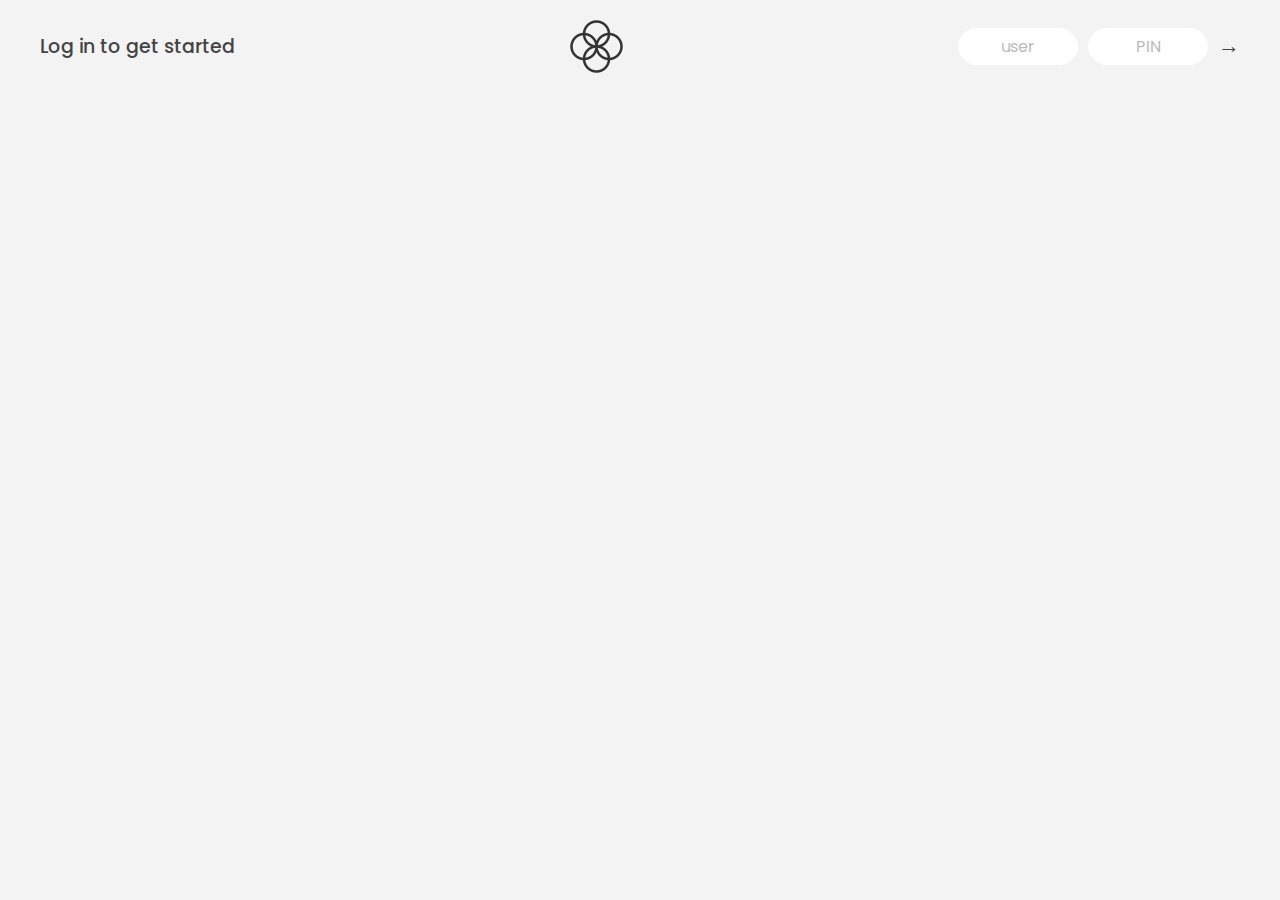
<file: javascript-project-bankist/index.html>
<!DOCTYPE html>
<html lang="en">
  <head>
    <meta charset="UTF-8" />
    <meta name="viewport" content="width=device-width, initial-scale=1.0" />
    <meta http-equiv="X-UA-Compatible" content="ie=edge" />
    <link rel="shortcut icon" type="image/png" href="/icon.png" />

    <link
      href="https://fonts.googleapis.com/css?family=Poppins:400,500,600&display=swap"
      rel="stylesheet"
    />

    <link rel="stylesheet" href="style.css" />
    <title>Bankist</title>
  </head>
  <body>
    <!-- TOP NAVIGATION -->
    <nav>
      <p class="welcome">Log in to get started</p>
      <img src="logo.png" alt="Logo" class="logo" />
      <form class="login">
        <input
          type="text"
          placeholder="user"
          class="login__input login__input--user"
        />
        <!-- In practice, use type="password" -->
        <input
          type="text"
          placeholder="PIN"
          maxlength="4"
          class="login__input login__input--pin"
        />
        <button class="login__btn">&rarr;</button>
      </form>
    </nav>

    <main class="app">
      <!-- BALANCE -->
      <div class="balance">
        <div>
          <p class="balance__label">Current balance</p>
          <p class="balance__date">
            As of <span class="date">05/03/2037</span>
          </p>
        </div>
        <p class="balance__value">0000€</p>
      </div>

      <!-- MOVEMENTS -->
      <div class="movements">
        <div class="movements__row">
          <div class="movements__type movements__type--deposit">2 deposit</div>
          <div class="movements__date">3 days ago</div>
          <div class="movements__value">4 000€</div>
        </div>
        <div class="movements__row">
          <div class="movements__type movements__type--withdrawal">
            1 withdrawal
          </div>
          <div class="movements__date">24/01/2037</div>
          <div class="movements__value">-378€</div>
        </div>
      </div>

      <!-- SUMMARY -->
      <div class="summary">
        <p class="summary__label">In</p>
        <p class="summary__value summary__value--in">0000€</p>
        <p class="summary__label">Out</p>
        <p class="summary__value summary__value--out">0000€</p>
        <p class="summary__label">Interest</p>
        <p class="summary__value summary__value--interest">0000€</p>
        <button class="btn--sort">&downarrow; SORT</button>
      </div>

      <!-- OPERATION: TRANSFERS -->
      <div class="operation operation--transfer">
        <h2>Transfer money</h2>
        <form class="form form--transfer">
          <input type="text" class="form__input form__input--to" />
          <input type="number" class="form__input form__input--amount" />
          <button class="form__btn form__btn--transfer">&rarr;</button>
          <label class="form__label">Transfer to</label>
          <label class="form__label">Amount</label>
        </form>
      </div>

      <!-- OPERATION: LOAN -->
      <div class="operation operation--loan">
        <h2>Request loan</h2>
        <form class="form form--loan">
          <input type="number" class="form__input form__input--loan-amount" />
          <button class="form__btn form__btn--loan">&rarr;</button>
          <label class="form__label form__label--loan">Amount</label>
        </form>
      </div>

      <!-- OPERATION: CLOSE -->
      <div class="operation operation--close">
        <h2>Close account</h2>
        <form class="form form--close">
          <input type="text" class="form__input form__input--user" />
          <input
            type="password"
            maxlength="6"
            class="form__input form__input--pin"
          />
          <button class="form__btn form__btn--close">&rarr;</button>
          <label class="form__label">Confirm user</label>
          <label class="form__label">Confirm PIN</label>
        </form>
      </div>

      <!-- LOGOUT TIMER -->
      <p class="logout-timer">
        You will be logged out in <span class="timer">05:00</span>
      </p>
    </main>

    <!-- <footer>
      &copy; by Jonas Schmedtmann. Don't claim as your own :)
    </footer> -->

    <script src="bankit_app.js"></script>
  </body>
</html>
</file>
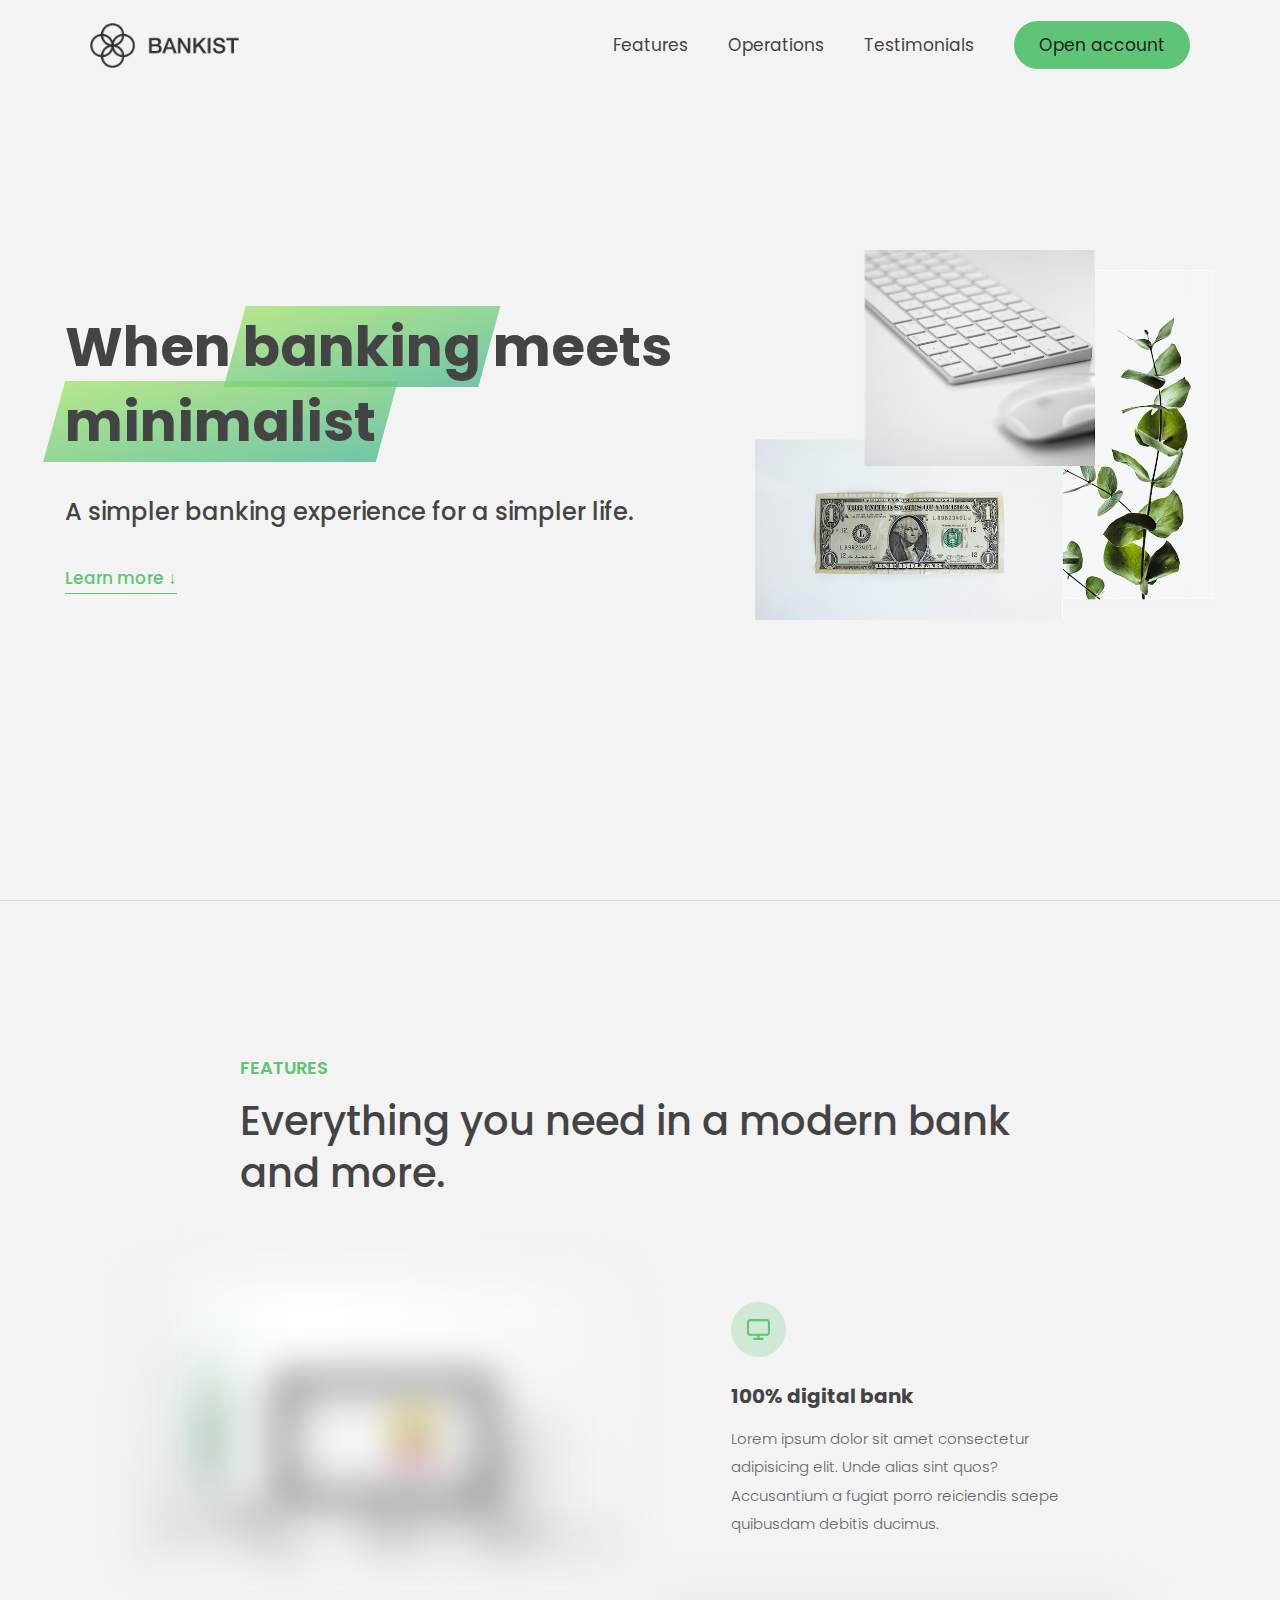
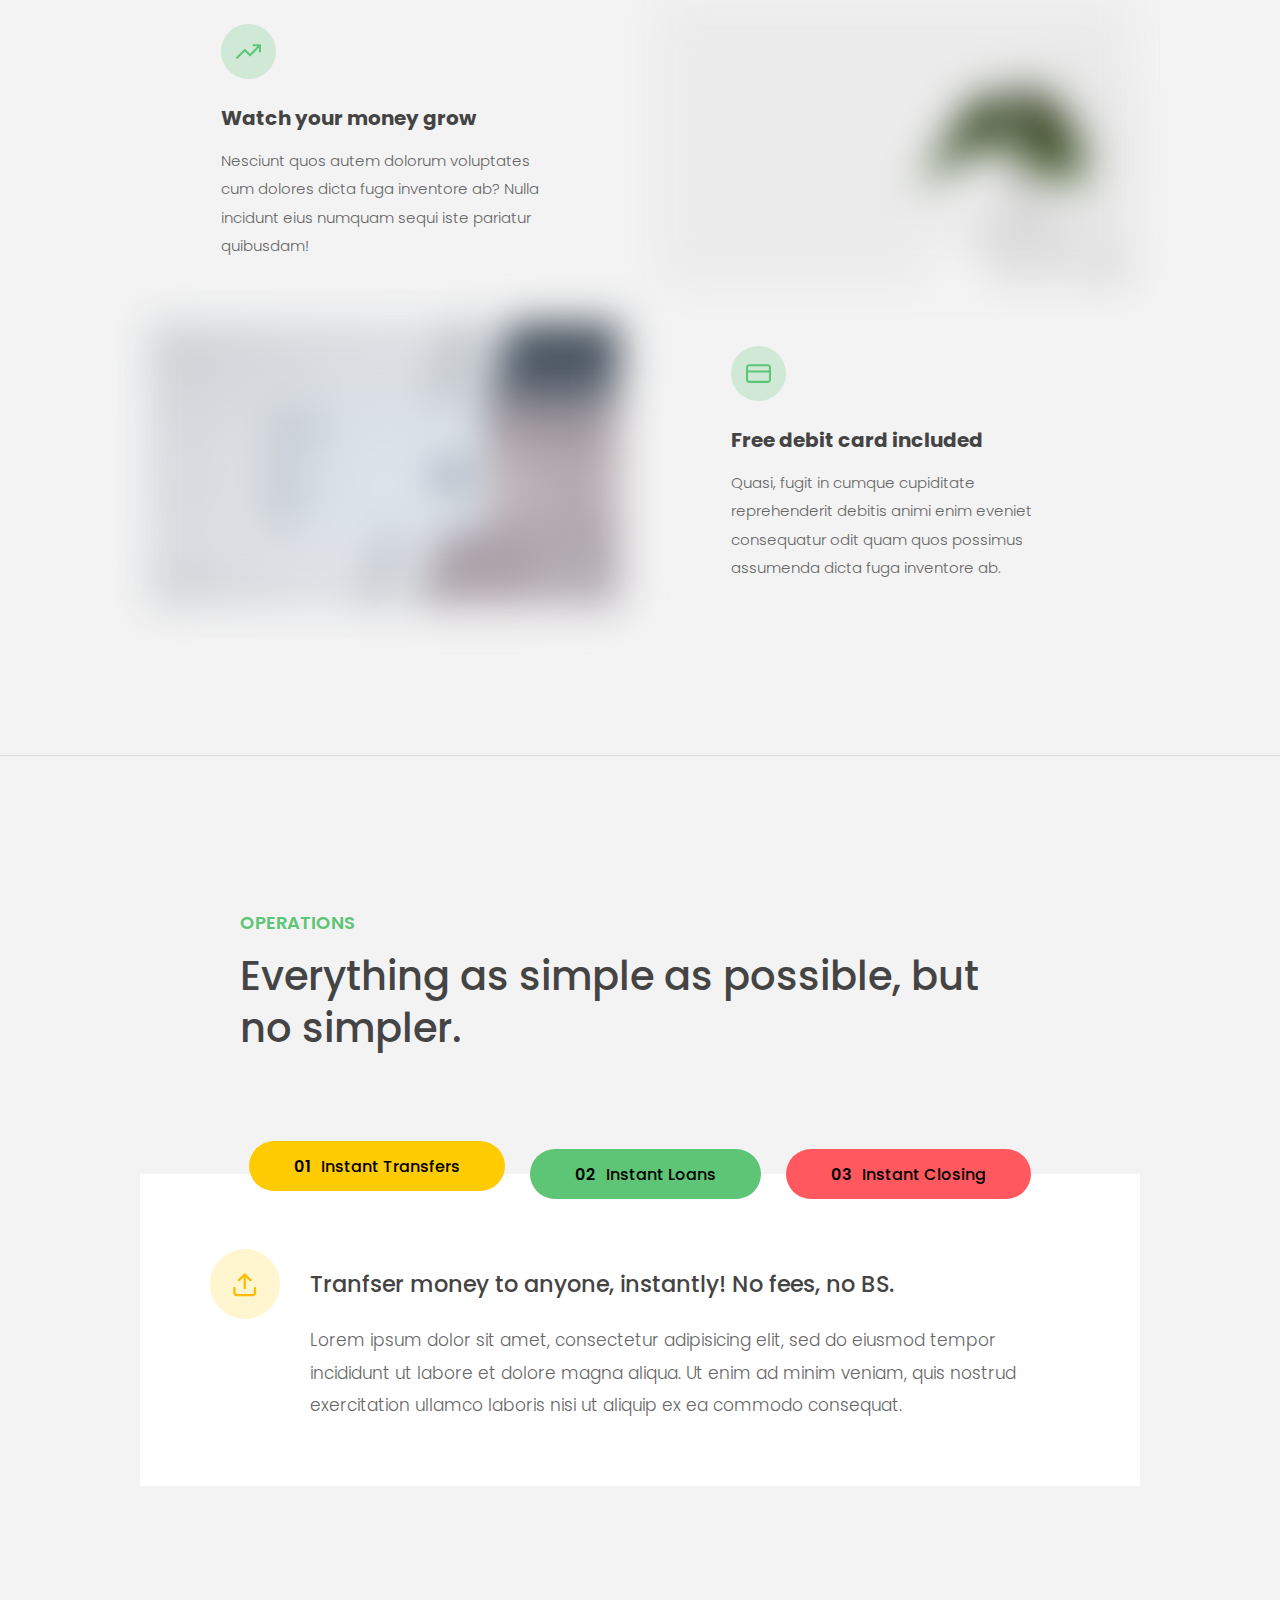
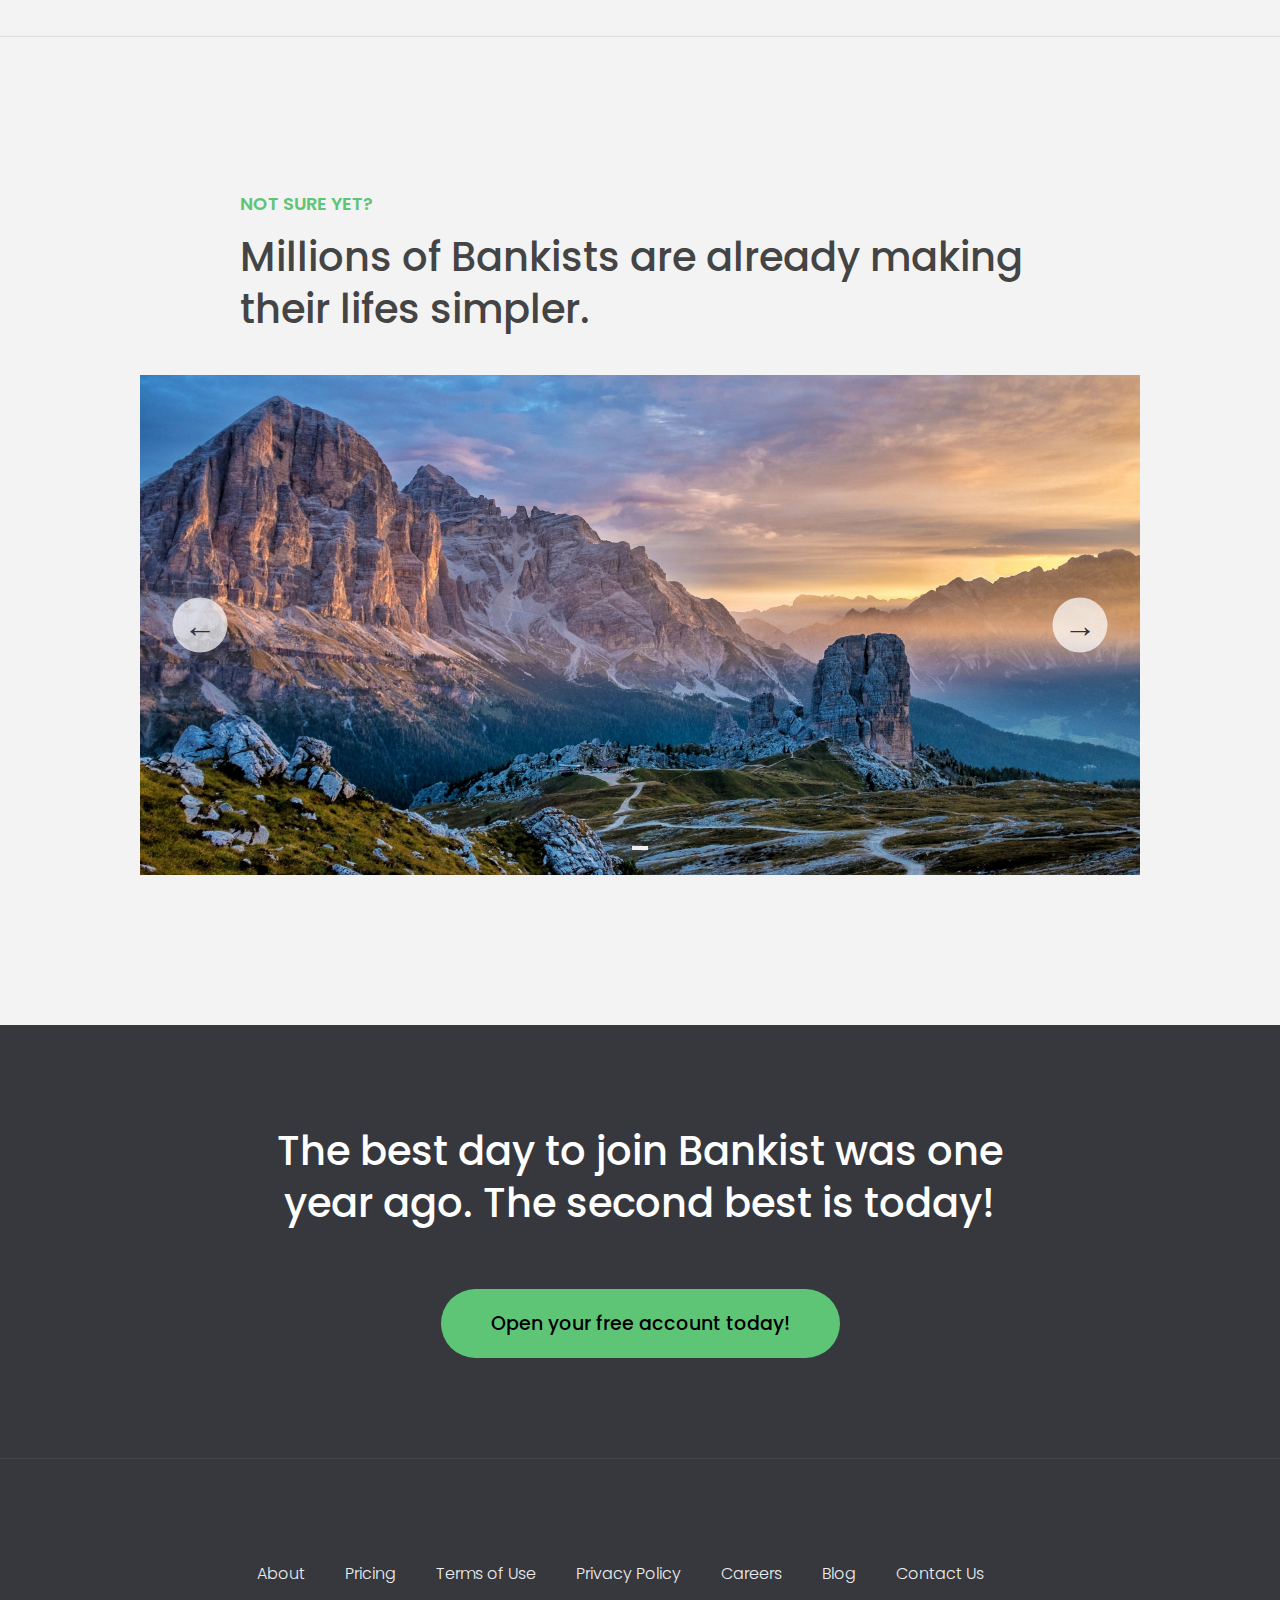
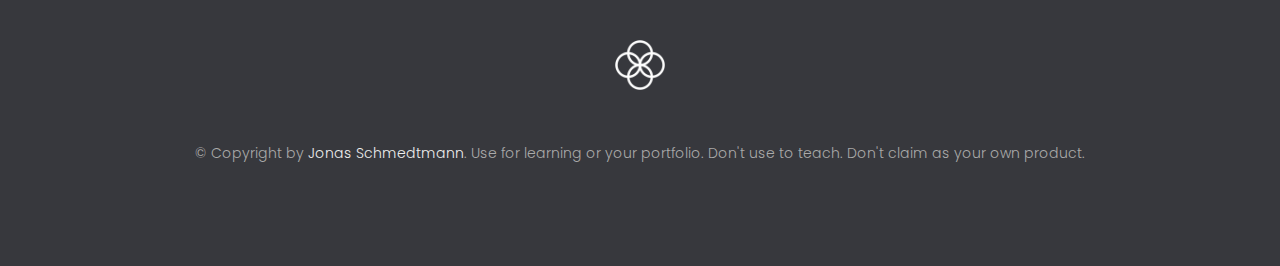
<file: javascript-project-BankistApp-UI-advanced-DOM/index.html>
<!DOCTYPE html>
<html lang="en">
  <head>
    <meta charset="UTF-8" />
    <meta name="viewport" content="width=device-width, initial-scale=1.0" />
    <meta http-equiv="X-UA-Compatible" content="ie=edge" />
    <link rel="shortcut icon" type="image/png" href="img/icon.png" />

    <link
      href="https://fonts.googleapis.com/css?family=Poppins:300,400,500,600&display=swap"
      rel="stylesheet"
    />
    <link rel="stylesheet" href="style.css" />
    <title>Bankist | When Banking meets Minimalist</title>

    <script defer src="script.js"></script>
  </head>
  <body>
    <header class="header">
      <nav class="nav">
        <img
          src="img/logo.png"
          alt="Bankist logo"
          class="nav__logo"
          id="logo"
        />
        <ul class="nav__links">
          <li class="nav__item">
            <a class="nav__link" href="#section--1">Features</a>
          </li>
          <li class="nav__item">
            <a class="nav__link" href="#section--2">Operations</a>
          </li>
          <li class="nav__item">
            <a class="nav__link" href="#section--3">Testimonials</a>
          </li>
          <li class="nav__item">
            <a class="nav__link nav__link--btn btn--show-modal" href="#"
              >Open account</a
            >
          </li>
        </ul>
      </nav>

      <div class="header__title">
        <h1>
          When
          <!-- Green highlight effect -->
          <span class="highlight">banking</span>
          meets<br />
          <span class="highlight">minimalist</span>
        </h1>
        <h4>A simpler banking experience for a simpler life.</h4>
        <button class="btn--text btn--scroll-to">Learn more &DownArrow;</button>
        <img
          src="img/hero.png"
          class="header__img"
          alt="Minimalist bank items"
        />
      </div>
    </header>

    <section class="section" id="section--1">
      <div class="section__title">
        <h2 class="section__description">Features</h2>
        <h3 class="section__header">
          Everything you need in a modern bank and more.
        </h3>
      </div>

      <div class="features">
        <img
          src="img/digital-lazy.jpg"
          data-src="img/digital.jpg"
          alt="Computer"
          class="features__img lazy-img"
        />
        <div class="features__feature">
          <div class="features__icon">
            <svg>
              <use xlink:href="img/icons.svg#icon-monitor"></use>
            </svg>
          </div>
          <h5 class="features__header">100% digital bank</h5>
          <p>
            Lorem ipsum dolor sit amet consectetur adipisicing elit. Unde alias
            sint quos? Accusantium a fugiat porro reiciendis saepe quibusdam
            debitis ducimus.
          </p>
        </div>

        <div class="features__feature">
          <div class="features__icon">
            <svg>
              <use xlink:href="img/icons.svg#icon-trending-up"></use>
            </svg>
          </div>
          <h5 class="features__header">Watch your money grow</h5>
          <p>
            Nesciunt quos autem dolorum voluptates cum dolores dicta fuga
            inventore ab? Nulla incidunt eius numquam sequi iste pariatur
            quibusdam!
          </p>
        </div>
        <img
          src="img/grow-lazy.jpg"
          data-src="img/grow.jpg"
          alt="Plant"
          class="features__img lazy-img"
        />

        <img
          src="img/card-lazy.jpg"
          data-src="img/card.jpg"
          alt="Credit card"
          class="features__img lazy-img"
        />
        <div class="features__feature">
          <div class="features__icon">
            <svg>
              <use xlink:href="img/icons.svg#icon-credit-card"></use>
            </svg>
          </div>
          <h5 class="features__header">Free debit card included</h5>
          <p>
            Quasi, fugit in cumque cupiditate reprehenderit debitis animi enim
            eveniet consequatur odit quam quos possimus assumenda dicta fuga
            inventore ab.
          </p>
        </div>
      </div>
    </section>

    <section class="section" id="section--2">
      <div class="section__title">
        <h2 class="section__description">Operations</h2>
        <h3 class="section__header">
          Everything as simple as possible, but no simpler.
        </h3>
      </div>

      <div class="operations">
        <div class="operations__tab-container">
          <button
            class="btn operations__tab operations__tab--1 operations__tab--active"
            data-tab="1"
          >
            <span>01</span>Instant Transfers
          </button>
          <button class="btn operations__tab operations__tab--2" data-tab="2">
            <span>02</span>Instant Loans
          </button>
          <button class="btn operations__tab operations__tab--3" data-tab="3">
            <span>03</span>Instant Closing
          </button>
        </div>
        <div
          class="operations__content operations__content--1 operations__content--active"
        >
          <div class="operations__icon operations__icon--1">
            <svg>
              <use xlink:href="img/icons.svg#icon-upload"></use>
            </svg>
          </div>
          <h5 class="operations__header">
            Tranfser money to anyone, instantly! No fees, no BS.
          </h5>
          <p>
            Lorem ipsum dolor sit amet, consectetur adipisicing elit, sed do
            eiusmod tempor incididunt ut labore et dolore magna aliqua. Ut enim
            ad minim veniam, quis nostrud exercitation ullamco laboris nisi ut
            aliquip ex ea commodo consequat.
          </p>
        </div>

        <div class="operations__content operations__content--2">
          <div class="operations__icon operations__icon--2">
            <svg>
              <use xlink:href="img/icons.svg#icon-home"></use>
            </svg>
          </div>
          <h5 class="operations__header">
            Buy a home or make your dreams come true, with instant loans.
          </h5>
          <p>
            Duis aute irure dolor in reprehenderit in voluptate velit esse
            cillum dolore eu fugiat nulla pariatur. Excepteur sint occaecat
            cupidatat non proident, sunt in culpa qui officia deserunt mollit
            anim id est laborum.
          </p>
        </div>
        <div class="operations__content operations__content--3">
          <div class="operations__icon operations__icon--3">
            <svg>
              <use xlink:href="img/icons.svg#icon-user-x"></use>
            </svg>
          </div>
          <h5 class="operations__header">
            No longer need your account? No problem! Close it instantly.
          </h5>
          <p>
            Excepteur sint occaecat cupidatat non proident, sunt in culpa qui
            officia deserunt mollit anim id est laborum. Ut enim ad minim
            veniam, quis nostrud exercitation ullamco laboris nisi ut aliquip ex
            ea commodo consequat.
          </p>
        </div>
      </div>
    </section>

    <section class="section" id="section--3">
      <div class="section__title section__title--testimonials">
        <h2 class="section__description">Not sure yet?</h2>
        <h3 class="section__header">
          Millions of Bankists are already making their lifes simpler.
        </h3>
      </div>

      <div class="slider">
        <!--
        <div class="slide slide--1">
          <div class="testimonial">
            <h5 class="testimonial__header">Best financial decision ever!</h5>
            <blockquote class="testimonial__text">
              Lorem ipsum dolor sit, amet consectetur adipisicing elit.
              Accusantium quas quisquam non? Quas voluptate nulla minima
              deleniti optio ullam nesciunt, numquam corporis et asperiores
              laboriosam sunt, praesentium suscipit blanditiis. Necessitatibus
              id alias reiciendis, perferendis facere pariatur dolore veniam
              autem esse non voluptatem saepe provident nihil molestiae.
            </blockquote>
            <address class="testimonial__author">
              <img src="img/user-1.jpg" alt="" class="testimonial__photo" />
              <h6 class="testimonial__name">Aarav Lynn</h6>
              <p class="testimonial__location">San Francisco, USA</p>
            </address>
          </div>
        </div>

        <div class="slide slide--2">
          <div class="testimonial">
            <h5 class="testimonial__header">
              The last step to becoming a complete minimalist
            </h5>
            <blockquote class="testimonial__text">
              Quisquam itaque deserunt ullam, quia ea repellendus provident,
              ducimus neque ipsam modi voluptatibus doloremque, corrupti
              laborum. Incidunt numquam perferendis veritatis neque repellendus.
              Lorem, ipsum dolor sit amet consectetur adipisicing elit. Illo
              deserunt exercitationem deleniti.
            </blockquote>
            <address class="testimonial__author">
              <img src="img/user-2.jpg" alt="" class="testimonial__photo" />
              <h6 class="testimonial__name">Miyah Miles</h6>
              <p class="testimonial__location">London, UK</p>
            </address>
          </div>
        </div>

        <div class="slide slide--3">
          <div class="testimonial">
            <h5 class="testimonial__header">
              Finally free from old-school banks
            </h5>
            <blockquote class="testimonial__text">
              Debitis, nihil sit minus suscipit magni aperiam vel tenetur
              incidunt commodi architecto numquam omnis nulla autem,
              necessitatibus blanditiis modi similique quidem. Odio aliquam
              culpa dicta beatae quod maiores ipsa minus consequatur error sunt,
              deleniti saepe aliquid quos inventore sequi. Necessitatibus id
              alias reiciendis, perferendis facere.
            </blockquote>
            <address class="testimonial__author">
              <img src="img/user-3.jpg" alt="" class="testimonial__photo" />
              <h6 class="testimonial__name">Francisco Gomes</h6>
              <p class="testimonial__location">Lisbon, Portugal</p>
            </address>
          </div>
        </div>
        -->
        <div class="slide"><img src="img/img-1.jpg" alt="Photo 1" /></div>
        <div class="slide"><img src="img/img-2.jpg" alt="Photo 2" /></div>
        <div class="slide"><img src="img/img-3.jpg" alt="Photo 3" /></div>
        <div class="slide"><img src="img/img-4.jpg" alt="Photo 4" /></div>
        <button class="slider__btn slider__btn--left">&larr;</button>
        <button class="slider__btn slider__btn--right">&rarr;</button>
        <div class="dots"></div>
      </div>
    </section>

    <section class="section section--sign-up">
      <div class="section__title">
        <h3 class="section__header">
          The best day to join Bankist was one year ago. The second best is
          today!
        </h3>
      </div>
      <button class="btn btn--show-modal">Open your free account today!</button>
    </section>

    <footer class="footer">
      <ul class="footer__nav">
        <li class="footer__item">
          <a class="footer__link" href="#">About</a>
        </li>
        <li class="footer__item">
          <a class="footer__link" href="#">Pricing</a>
        </li>
        <li class="footer__item">
          <a class="footer__link" href="#">Terms of Use</a>
        </li>
        <li class="footer__item">
          <a class="footer__link" href="#">Privacy Policy</a>
        </li>
        <li class="footer__item">
          <a class="footer__link" href="#">Careers</a>
        </li>
        <li class="footer__item">
          <a class="footer__link" href="#">Blog</a>
        </li>
        <li class="footer__item">
          <a class="footer__link" href="#">Contact Us</a>
        </li>
      </ul>
      <img src="img/icon.png" alt="Logo" class="footer__logo" />
      <p class="footer__copyright">
        &copy; Copyright by
        <a
          class="footer__link twitter-link"
          target="_blank"
          href="https://twitter.com/jonasschmedtman"
          >Jonas Schmedtmann</a
        >. Use for learning or your portfolio. Don't use to teach. Don't claim
        as your own product.
      </p>
    </footer>

    <div class="modal hidden">
      <button class="btn--close-modal">&times;</button>
      <h2 class="modal__header">
        Open your bank account <br />
        in just <span class="highlight">5 minutes</span>
      </h2>
      <form class="modal__form">
        <label>First Name</label>
        <input type="text" />
        <label>Last Name</label>
        <input type="text" />
        <label>Email Address</label>
        <input type="email" />
        <button class="btn">Next step &rarr;</button>
      </form>
    </div>
    <div class="overlay hidden"></div>
  </body>
</html>
</file>
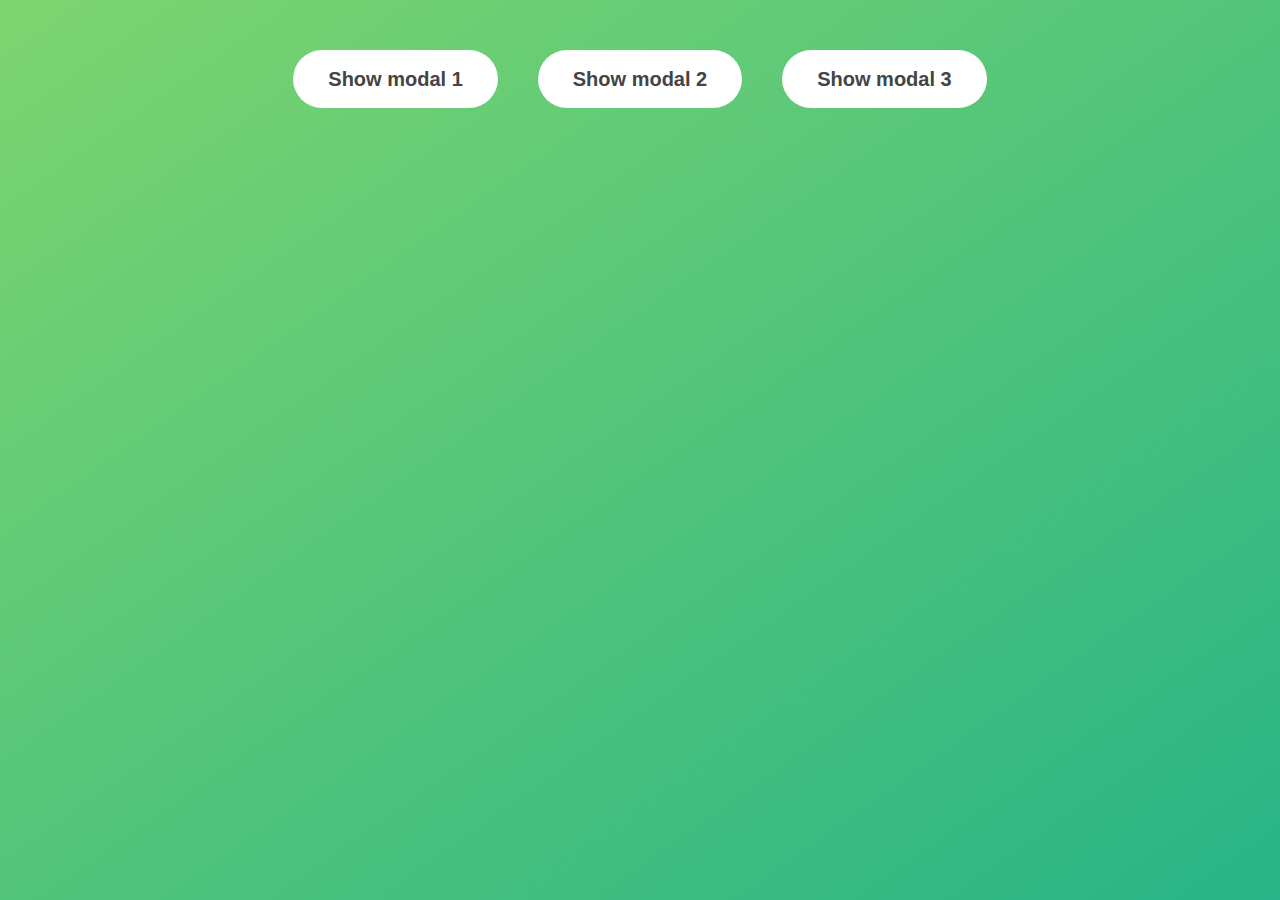
<file: javascript-project-modal-window/index.html>
<!DOCTYPE html>
<html lang="en">
  <head>
    <meta charset="UTF-8" />
    <meta name="viewport" content="width=device-width, initial-scale=1.0" />
    <meta http-equiv="X-UA-Compatible" content="ie=edge" />
    <link rel="stylesheet" href="style.css" />
    <title>Modal window</title>
  </head>
  <body>
    <button class="show-modal">Show modal 1</button>
    <button class="show-modal">Show modal 2</button>
    <button class="show-modal">Show modal 3</button>

    <div class="modal hidden">
      <button class="close-modal">&times;</button>
      <h1>I'm a modal window 😍</h1>
      <p>
        In user interface design, a modal window is a graphical control element
        subordinate to an application's main window. A modal window creates a
        mode that disables user interaction with the main window but keeps it
        visible, with the modal window as a child window in front of it.
      </p>
    </div>
    <div class="overlay hidden"></div>

    <script src="script.js"></script>
  </body>
</html>
</file>
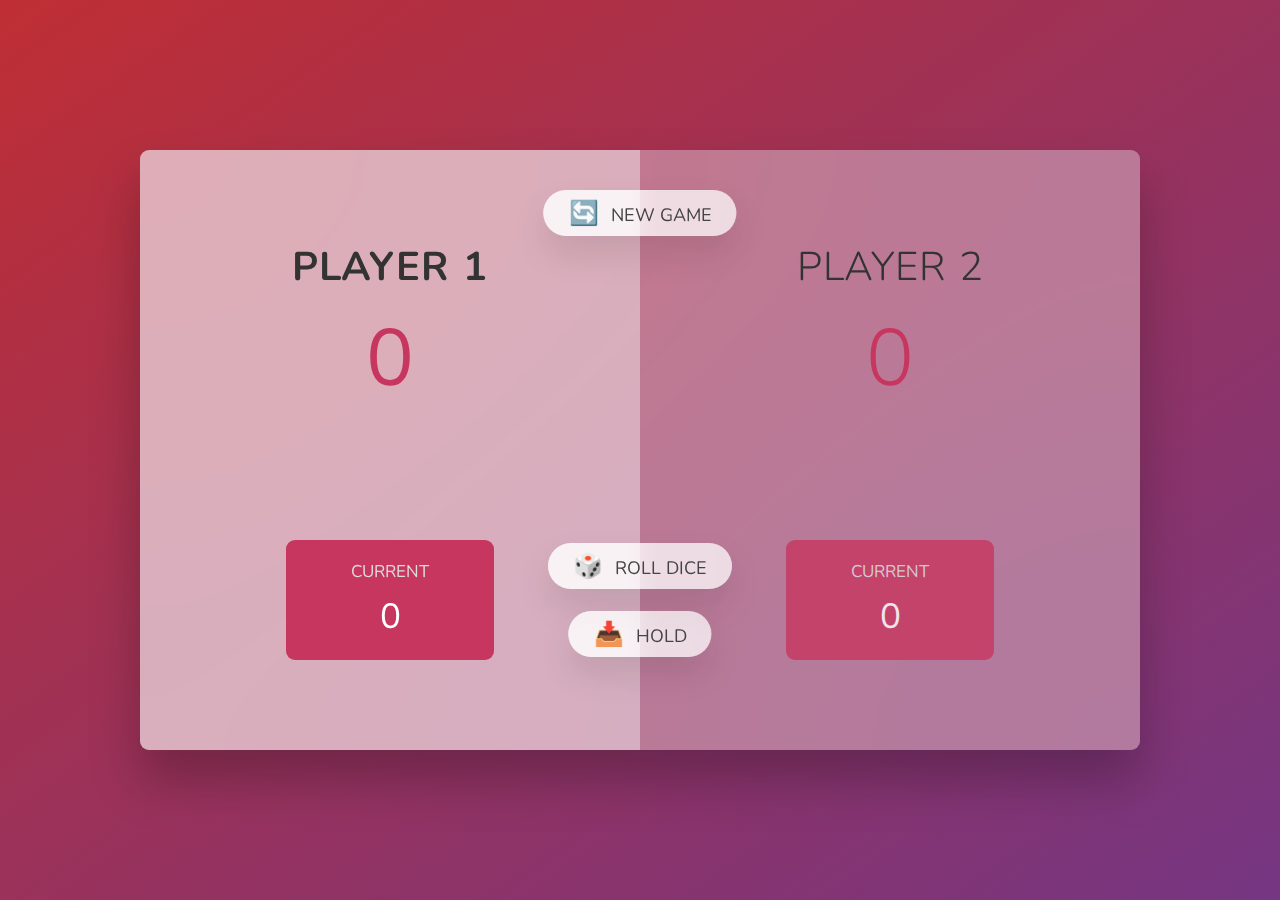
<file: javascript-project-pig-game/index.html>
<!DOCTYPE html>
<html lang="en">
  <head>
    <meta charset="UTF-8" />
    <meta name="viewport" content="width=device-width, initial-scale=1.0" />
    <meta http-equiv="X-UA-Compatible" content="ie=edge" />
    <link rel="stylesheet" href="style.css" />
    <title>Pig Game</title>
  </head>
  <body>
    <main>
      <section class="player player--0 player--active">
        <h2 class="name" id="name--0">Player 1</h2>
        <p class="score" id="score--0">43</p>
        <div class="current">
          <p class="current-label">Current</p>
          <p class="current-score" id="current--0">0</p>
        </div>
      </section>
      <section class="player player--1">
        <h2 class="name" id="name--1">Player 2</h2>
        <p class="score" id="score--1">24</p>
        <div class="current">
          <p class="current-label">Current</p>
          <p class="current-score" id="current--1">0</p>
        </div>
      </section>

      <img src="dice-5.png" alt="Playing dice" class="dice" />
      <button class="btn btn--new">🔄 New game</button>
      <button class="btn btn--roll">🎲 Roll dice</button>
      <button class="btn btn--hold">📥 Hold</button>
    </main>
    <script src="script.js"></script>
  </body>
</html>
</file>
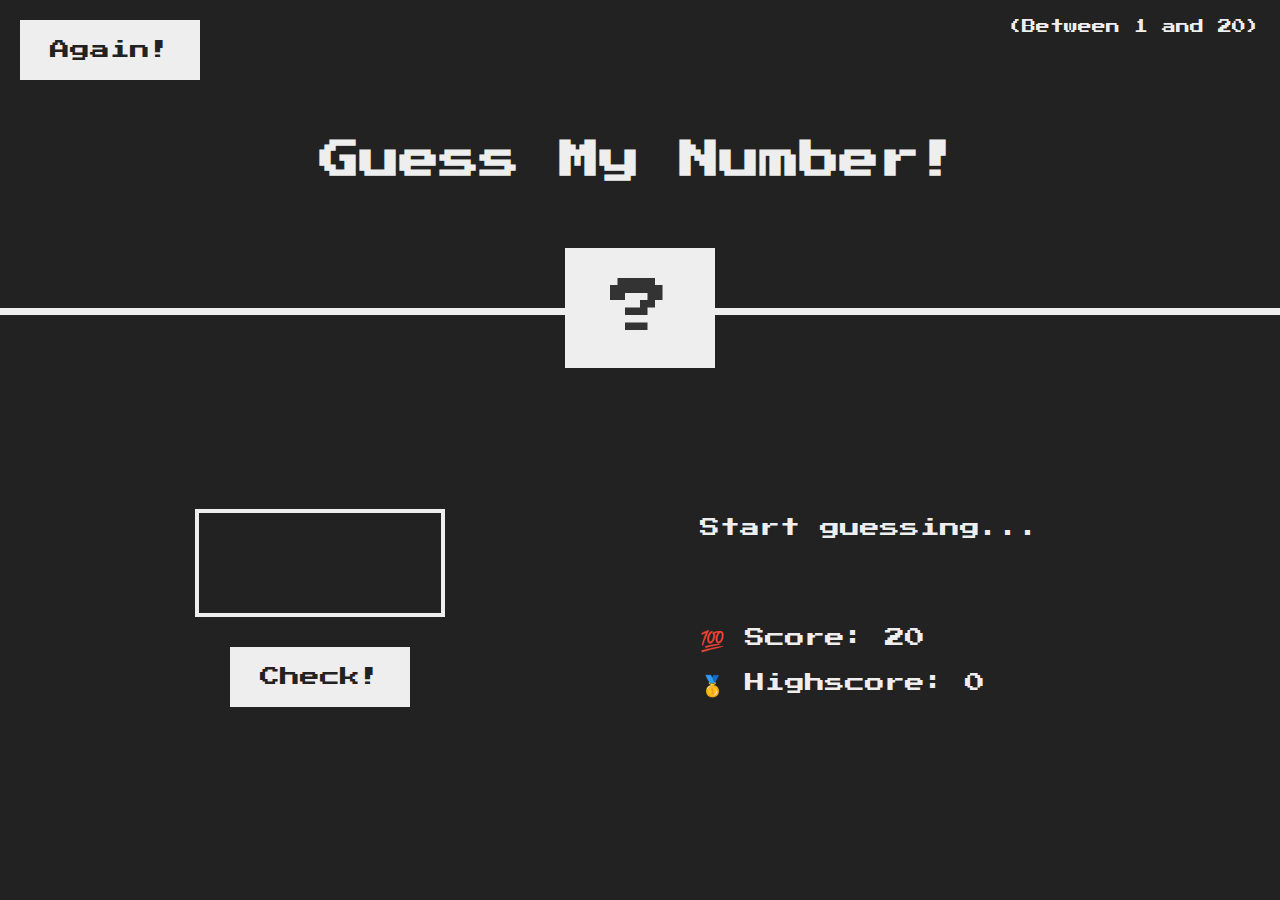
<file: javascript-project-guess-my-number/Guess_My_Number/index.html>
<!DOCTYPE html>
<html lang="en">
  <head>
    <meta charset="UTF-8" />
    <meta name="viewport" content="width=device-width, initial-scale=1.0" />
    <meta http-equiv="X-UA-Compatible" content="ie=edge" />
    <link rel="stylesheet" href="style.css" />
    <title>Guess My Number!</title>
  </head>
  <body>
    <header>
      <h1>Guess My Number!</h1>
      <p class="between">(Between 1 and 20)</p>
      <button class="btn again">Again!</button>
      <div class="number">?</div>
    </header>
    <main>
      <section class="left">
        <input type="number" class="guess" />
        <button class="btn check">Check!</button>
      </section>
      <section class="right">
        <p class="message">Start guessing...</p>
        <p class="label-score">💯 Score: <span class="score">20</span></p>
        <p class="label-highscore">
          🥇 Highscore: <span class="highscore">0</span>
        </p>
      </section>
    </main>
    <script src="script.js"></script>
  </body>
</html>
</file>
<file: javascript-project-bankist/style.css>
/*
 * Use this CSS to learn some intersting techniques,
 * in case you're wondering how I built the UI.
 * Have fun! 😁
 */

* {
  margin: 0;
  padding: 0;
  box-sizing: inherit;
}

html {
  font-size: 62.5%;
  box-sizing: border-box;
}

body {
  font-family: 'Poppins', sans-serif;
  color: #444;
  background-color: #f3f3f3;
  height: 100vh;
  padding: 2rem;
}

nav {
  display: flex;
  justify-content: space-between;
  align-items: center;
  padding: 0 2rem;
}

.welcome {
  font-size: 1.9rem;
  font-weight: 500;
}

.logo {
  height: 5.25rem;
}

.login {
  display: flex;
}

.login__input {
  border: none;
  padding: 0.5rem 2rem;
  font-size: 1.6rem;
  font-family: inherit;
  text-align: center;
  width: 12rem;
  border-radius: 10rem;
  margin-right: 1rem;
  color: inherit;
  border: 1px solid #fff;
  transition: all 0.3s;
}

.login__input:focus {
  outline: none;
  border: 1px solid #ccc;
}

.login__input::placeholder {
  color: #bbb;
}

.login__btn {
  border: none;
  background: none;
  font-size: 2.2rem;
  color: inherit;
  cursor: pointer;
  transition: all 0.3s;
}

.login__btn:hover,
.login__btn:focus,
.btn--sort:hover,
.btn--sort:focus {
  outline: none;
  color: #777;
}

/* MAIN */
.app {
  position: relative;
  max-width: 100rem;
  margin: 4rem auto;
  display: grid;
  grid-template-columns: 4fr 3fr;
  grid-template-rows: auto repeat(3, 15rem) auto;
  gap: 2rem;

  /* NOTE This creates the fade in/out anumation */
  opacity: 0;
  transition: all 1s;
}

.balance {
  grid-column: 1 / span 2;
  display: flex;
  align-items: flex-end;
  justify-content: space-between;
  margin-bottom: 2rem;
}

.balance__label {
  font-size: 2.2rem;
  font-weight: 500;
  margin-bottom: -0.2rem;
}

.balance__date {
  font-size: 1.4rem;
  color: #888;
}

.balance__value {
  font-size: 4.5rem;
  font-weight: 400;
}

/* MOVEMENTS */
.movements {
  grid-row: 2 / span 3;
  background-color: #fff;
  border-radius: 1rem;
  overflow: scroll;
}

.movements__row {
  padding: 2.25rem 4rem;
  display: flex;
  align-items: center;
  border-bottom: 1px solid #eee;
}

.movements__type {
  font-size: 1.1rem;
  text-transform: uppercase;
  font-weight: 500;
  color: #fff;
  padding: 0.1rem 1rem;
  border-radius: 10rem;
  margin-right: 2rem;
}

.movements__date {
  font-size: 1.1rem;
  text-transform: uppercase;
  font-weight: 500;
  color: #666;
}

.movements__type--deposit {
  background-image: linear-gradient(to top left, #39b385, #9be15d);
}

.movements__type--withdrawal {
  background-image: linear-gradient(to top left, #e52a5a, #ff585f);
}

.movements__value {
  font-size: 1.7rem;
  margin-left: auto;
}

/* SUMMARY */
.summary {
  grid-row: 5 / 6;
  display: flex;
  align-items: baseline;
  padding: 0 0.3rem;
  margin-top: 1rem;
}

.summary__label {
  font-size: 1.2rem;
  font-weight: 500;
  text-transform: uppercase;
  margin-right: 0.8rem;
}

.summary__value {
  font-size: 2.2rem;
  margin-right: 2.5rem;
}

.summary__value--in,
.summary__value--interest {
  color: #66c873;
}

.summary__value--out {
  color: #f5465d;
}

.btn--sort {
  margin-left: auto;
  border: none;
  background: none;
  font-size: 1.3rem;
  font-weight: 500;
  cursor: pointer;
}

/* OPERATIONS */
.operation {
  border-radius: 1rem;
  padding: 3rem 4rem;
  color: #333;
}

.operation--transfer {
  background-image: linear-gradient(to top left, #ffb003, #ffcb03);
}

.operation--loan {
  background-image: linear-gradient(to top left, #39b385, #9be15d);
}

.operation--close {
  background-image: linear-gradient(to top left, #e52a5a, #ff585f);
}

h2 {
  margin-bottom: 1.5rem;
  font-size: 1.7rem;
  font-weight: 600;
  color: #333;
}

.form {
  display: grid;
  grid-template-columns: 2.5fr 2.5fr 1fr;
  grid-template-rows: auto auto;
  gap: 0.4rem 1rem;
}

/* Exceptions for interst */
.form.form--loan {
  grid-template-columns: 2.5fr 1fr 2.5fr;
}
.form__label--loan {
  grid-row: 2;
}
/* End exceptions */

.form__input {
  width: 100%;
  border: none;
  background-color: rgba(255, 255, 255, 0.4);
  font-family: inherit;
  font-size: 1.5rem;
  text-align: center;
  color: #333;
  padding: 0.3rem 1rem;
  border-radius: 0.7rem;
  transition: all 0.3s;
}

.form__input:focus {
  outline: none;
  background-color: rgba(255, 255, 255, 0.6);
}

.form__label {
  font-size: 1.3rem;
  text-align: center;
}

.form__btn {
  border: none;
  border-radius: 0.7rem;
  font-size: 1.8rem;
  background-color: #fff;
  cursor: pointer;
  transition: all 0.3s;
}

.form__btn:focus {
  outline: none;
  background-color: rgba(255, 255, 255, 0.8);
}

.logout-timer {
  padding: 0 0.3rem;
  margin-top: 1.9rem;
  text-align: right;
  font-size: 1.25rem;
}

.timer {
  font-weight: 600;
}
</file>
<file: javascript-project-BankistApp-UI-advanced-DOM/style.css>
/* The page is NOT responsive. You can implement responsiveness yourself if you wanna have some fun 😃 */

:root {
  --color-primary: #5ec576;
  --color-secondary: #ffcb03;
  --color-tertiary: #ff585f;
  --color-primary-darker: #4bbb7d;
  --color-secondary-darker: #ffbb00;
  --color-tertiary-darker: #fd424b;
  --color-primary-opacity: #5ec5763a;
  --color-secondary-opacity: #ffcd0331;
  --color-tertiary-opacity: #ff58602d;
  --gradient-primary: linear-gradient(to top left, #39b385, #9be15d);
  --gradient-secondary: linear-gradient(to top left, #ffb003, #ffcb03);
}

* {
  margin: 0;
  padding: 0;
  box-sizing: inherit;
}

html {
  font-size: 62.5%;
  box-sizing: border-box;
}

body {
  font-family: 'Poppins', sans-serif;
  font-weight: 300;
  color: #444;
  line-height: 1.9;
  background-color: #f3f3f3;
}

/* GENERAL ELEMENTS */
.section {
  padding: 15rem 3rem;
  border-top: 1px solid #ddd;

  transition: transform 1s, opacity 1s;
}

.section--hidden {
  opacity: 0;
  transform: translateY(8rem);
}

.section__title {
  max-width: 80rem;
  margin: 0 auto 8rem auto;
}

.section__description {
  font-size: 1.8rem;
  font-weight: 600;
  text-transform: uppercase;
  color: var(--color-primary);
  margin-bottom: 1rem;
}

.section__header {
  font-size: 4rem;
  line-height: 1.3;
  font-weight: 500;
}

.btn {
  display: inline-block;
  background-color: var(--color-primary);
  font-size: 1.6rem;
  font-family: inherit;
  font-weight: 500;
  border: none;
  padding: 1.25rem 4.5rem;
  border-radius: 10rem;
  cursor: pointer;
  transition: all 0.3s;
}

.btn:hover {
  background-color: var(--color-primary-darker);
}

.btn--text {
  display: inline-block;
  background: none;
  font-size: 1.7rem;
  font-family: inherit;
  font-weight: 500;
  color: var(--color-primary);
  border: none;
  border-bottom: 1px solid currentColor;
  padding-bottom: 2px;
  cursor: pointer;
  transition: all 0.3s;
}

p {
  color: #666;
}

/* This is BAD for accessibility! Don't do in the real world! */
button:focus {
  outline: none;
}

img {
  transition: filter 0.5s;
}

.lazy-img {
  filter: blur(20px);
}

/* NAVIGATION */
.nav {
  display: flex;
  justify-content: space-between;
  align-items: center;
  height: 9rem;
  width: 100%;
  padding: 0 6rem;
  z-index: 100;
}

/* nav and stickly class at the same time */
.nav.sticky {
  position: fixed;
  background-color: rgba(255, 255, 255, 0.95);
}

.nav__logo {
  height: 4.5rem;
  transition: all 0.3s;
}

.nav__links {
  display: flex;
  align-items: center;
  list-style: none;
}

.nav__item {
  margin-left: 4rem;
}

.nav__link:link,
.nav__link:visited {
  font-size: 1.7rem;
  font-weight: 400;
  color: inherit;
  text-decoration: none;
  display: block;
  transition: all 0.3s;
}

.nav__link--btn:link,
.nav__link--btn:visited {
  padding: 0.8rem 2.5rem;
  border-radius: 3rem;
  background-color: var(--color-primary);
  color: #222;
}

.nav__link--btn:hover,
.nav__link--btn:active {
  color: inherit;
  background-color: var(--color-primary-darker);
  color: #333;
}

/* HEADER */
.header {
  padding: 0 3rem;
  height: 100vh;
  display: flex;
  flex-direction: column;
  align-items: center;
}

.header__title {
  flex: 1;

  max-width: 115rem;
  display: grid;
  grid-template-columns: 3fr 2fr;
  row-gap: 3rem;
  align-content: center;
  justify-content: center;

  align-items: start;
  justify-items: start;
}

h1 {
  font-size: 5.5rem;
  line-height: 1.35;
}

h4 {
  font-size: 2.4rem;
  font-weight: 500;
}

.header__img {
  width: 100%;
  grid-column: 2 / 3;
  grid-row: 1 / span 4;
  transform: translateY(-6rem);
}

.highlight {
  position: relative;
}

.highlight::after {
  display: block;
  content: '';
  position: absolute;
  bottom: 0;
  left: 0;
  height: 100%;
  width: 100%;
  z-index: -1;
  opacity: 0.7;
  transform: scale(1.07, 1.05) skewX(-15deg);
  background-image: var(--gradient-primary);
}

/* FEATURES */
.features {
  display: grid;
  grid-template-columns: 1fr 1fr;
  gap: 4rem;
  margin: 0 12rem;
}

.features__img {
  width: 100%;
}

.features__feature {
  align-self: center;
  justify-self: center;
  width: 70%;
  font-size: 1.5rem;
}

.features__icon {
  display: flex;
  align-items: center;
  justify-content: center;
  background-color: var(--color-primary-opacity);
  height: 5.5rem;
  width: 5.5rem;
  border-radius: 50%;
  margin-bottom: 2rem;
}

.features__icon svg {
  height: 2.5rem;
  width: 2.5rem;
  fill: var(--color-primary);
}

.features__header {
  font-size: 2rem;
  margin-bottom: 1rem;
}

/* OPERATIONS */
.operations {
  max-width: 100rem;
  margin: 12rem auto 0 auto;

  background-color: #fff;
}

.operations__tab-container {
  display: flex;
  justify-content: center;
}

.operations__tab {
  margin-right: 2.5rem;
  transform: translateY(-50%);
}

.operations__tab span {
  margin-right: 1rem;
  font-weight: 600;
  display: inline-block;
}

.operations__tab--1 {
  background-color: var(--color-secondary);
}

.operations__tab--1:hover {
  background-color: var(--color-secondary-darker);
}

.operations__tab--3 {
  background-color: var(--color-tertiary);
  margin: 0;
}

.operations__tab--3:hover {
  background-color: var(--color-tertiary-darker);
}

.operations__tab--active {
  transform: translateY(-66%);
}

.operations__content {
  display: none;

  /* JUST PRESENTATIONAL */
  font-size: 1.7rem;
  padding: 2.5rem 7rem 6.5rem 7rem;
}

.operations__content--active {
  display: grid;
  grid-template-columns: 7rem 1fr;
  column-gap: 3rem;
  row-gap: 0.5rem;
}

.operations__header {
  font-size: 2.25rem;
  font-weight: 500;
  align-self: center;
}

.operations__icon {
  display: flex;
  align-items: center;
  justify-content: center;
  height: 7rem;
  width: 7rem;
  border-radius: 50%;
}

.operations__icon svg {
  height: 2.75rem;
  width: 2.75rem;
}

.operations__content p {
  grid-column: 2;
}

.operations__icon--1 {
  background-color: var(--color-secondary-opacity);
}
.operations__icon--2 {
  background-color: var(--color-primary-opacity);
}
.operations__icon--3 {
  background-color: var(--color-tertiary-opacity);
}
.operations__icon--1 svg {
  fill: var(--color-secondary-darker);
}
.operations__icon--2 svg {
  fill: var(--color-primary);
}
.operations__icon--3 svg {
  fill: var(--color-tertiary);
}

/* SLIDER */
.slider {
  max-width: 100rem;
  height: 50rem;
  margin: 0 auto;
  position: relative;

  /* IN THE END */
  overflow: hidden;
}

.slide {
  position: absolute;
  top: 0;
  width: 100%;
  height: 50rem;

  display: flex;
  align-items: center;
  justify-content: center;

  /* THIS creates the animation! */
  transition: transform 1s;
}

.slide > img {
  /* Only for images that have different size than slide */
  width: 100%;
  height: 100%;
  object-fit: cover;
}

.slider__btn {
  position: absolute;
  top: 50%;
  z-index: 10;

  border: none;
  background: rgba(255, 255, 255, 0.7);
  font-family: inherit;
  color: #333;
  border-radius: 50%;
  height: 5.5rem;
  width: 5.5rem;
  font-size: 3.25rem;
  cursor: pointer;
}

.slider__btn--left {
  left: 6%;
  transform: translate(-50%, -50%);
}

.slider__btn--right {
  right: 6%;
  transform: translate(50%, -50%);
}

.dots {
  position: absolute;
  bottom: 5%;
  left: 50%;
  transform: translateX(-50%);
  display: flex;
}

.dots__dot {
  border: none;
  background-color: #b9b9b9;
  opacity: 0.7;
  height: 1rem;
  width: 1rem;
  border-radius: 50%;
  margin-right: 1.75rem;
  cursor: pointer;
  transition: all 0.5s;

  /* Only necessary when overlying images */
  /* box-shadow: 0 0.6rem 1.5rem rgba(0, 0, 0, 0.7); */
}

.dots__dot:last-child {
  margin: 0;
}

.dots__dot--active {
  /* background-color: #fff; */
  background-color: #888;
  opacity: 1;
}

/* TESTIMONIALS */
.testimonial {
  width: 65%;
  position: relative;
}

.testimonial::before {
  content: '\201C';
  position: absolute;
  top: -5.7rem;
  left: -6.8rem;
  line-height: 1;
  font-size: 20rem;
  font-family: inherit;
  color: var(--color-primary);
  z-index: -1;
}

.testimonial__header {
  font-size: 2.25rem;
  font-weight: 500;
  margin-bottom: 1.5rem;
}

.testimonial__text {
  font-size: 1.7rem;
  margin-bottom: 3.5rem;
  color: #666;
}

.testimonial__author {
  margin-left: 3rem;
  font-style: normal;

  display: grid;
  grid-template-columns: 6.5rem 1fr;
  column-gap: 2rem;
}

.testimonial__photo {
  grid-row: 1 / span 2;
  width: 6.5rem;
  border-radius: 50%;
}

.testimonial__name {
  font-size: 1.7rem;
  font-weight: 500;
  align-self: end;
  margin: 0;
}

.testimonial__location {
  font-size: 1.5rem;
}

.section__title--testimonials {
  margin-bottom: 4rem;
}

/* SIGNUP */
.section--sign-up {
  background-color: #37383d;
  border-top: none;
  border-bottom: 1px solid #444;
  text-align: center;
  padding: 10rem 3rem;
}

.section--sign-up .section__header {
  color: #fff;
  text-align: center;
}

.section--sign-up .section__title {
  margin-bottom: 6rem;
}

.section--sign-up .btn {
  font-size: 1.9rem;
  padding: 2rem 5rem;
}

/* FOOTER */
.footer {
  padding: 10rem 3rem;
  background-color: #37383d;
}

.footer__nav {
  list-style: none;
  display: flex;
  justify-content: center;
  margin-bottom: 5rem;
}

.footer__item {
  margin-right: 4rem;
}

.footer__link {
  font-size: 1.6rem;
  color: #eee;
  text-decoration: none;
}

.footer__logo {
  height: 5rem;
  display: block;
  margin: 0 auto;
  margin-bottom: 5rem;
}

.footer__copyright {
  font-size: 1.4rem;
  color: #aaa;
  text-align: center;
}

.footer__copyright .footer__link {
  font-size: 1.4rem;
}

/* MODAL WINDOW */
.modal {
  position: fixed;
  top: 50%;
  left: 50%;
  transform: translate(-50%, -50%);
  max-width: 60rem;
  background-color: #f3f3f3;
  padding: 5rem 6rem;
  box-shadow: 0 4rem 6rem rgba(0, 0, 0, 0.3);
  z-index: 1000;
  transition: all 0.5s;
}

.overlay {
  position: fixed;
  top: 0;
  left: 0;
  width: 100%;
  height: 100%;
  background-color: rgba(0, 0, 0, 0.5);
  backdrop-filter: blur(4px);
  z-index: 100;
  transition: all 0.5s;
}

.modal__header {
  font-size: 3.25rem;
  margin-bottom: 4.5rem;
  line-height: 1.5;
}

.modal__form {
  margin: 0 3rem;
  display: grid;
  grid-template-columns: 1fr 2fr;
  align-items: center;
  gap: 2.5rem;
}

.modal__form label {
  font-size: 1.7rem;
  font-weight: 500;
}

.modal__form input {
  font-size: 1.7rem;
  padding: 1rem 1.5rem;
  border: 1px solid #ddd;
  border-radius: 0.5rem;
}

.modal__form button {
  grid-column: 1 / span 2;
  justify-self: center;
  margin-top: 1rem;
}

.btn--close-modal {
  font-family: inherit;
  color: inherit;
  position: absolute;
  top: 0.5rem;
  right: 2rem;
  font-size: 4rem;
  cursor: pointer;
  border: none;
  background: none;
}

.hidden {
  visibility: hidden;
  opacity: 0;
}

/* COOKIE MESSAGE */
.cookie-message {
  display: flex;
  align-items: center;
  justify-content: space-evenly;
  width: 100%;
  background-color: white;
  color: #bbb;
  font-size: 1.5rem;
  font-weight: 400;
}
</file>
<file: javascript-project-modal-window/style.css>
* {
  margin: 0;
  padding: 0;
  box-sizing: inherit;
}

html {
  font-size: 62.5%;
  box-sizing: border-box;
}

body {
  font-family: sans-serif;
  color: #333;
  line-height: 1.5;
  height: 100vh;
  position: relative;
  display: flex;
  align-items: flex-start;
  justify-content: center;
  background: linear-gradient(to top left, #28b487, #7dd56f);
}

.show-modal {
  font-size: 2rem;
  font-weight: 600;
  padding: 1.75rem 3.5rem;
  margin: 5rem 2rem;
  border: none;
  background-color: #fff;
  color: #444;
  border-radius: 10rem;
  cursor: pointer;
}

.close-modal {
  position: absolute;
  top: 1.2rem;
  right: 2rem;
  font-size: 5rem;
  color: #333;
  cursor: pointer;
  border: none;
  background: none;
}

h1 {
  font-size: 2.5rem;
  margin-bottom: 2rem;
}

p {
  font-size: 1.8rem;
}

/* -------------------------- */
/* CLASSES TO MAKE MODAL WORK */
.hidden {
  display: none;
}

.modal {
  position: absolute;
  top: 50%;
  left: 50%;
  transform: translate(-50%, -50%);
  width: 70%;

  background-color: white;
  padding: 6rem;
  border-radius: 5px;
  box-shadow: 0 3rem 5rem rgba(0, 0, 0, 0.3);
  z-index: 10;
}

.overlay {
  position: absolute;
  top: 0;
  left: 0;
  width: 100%;
  height: 100%;
  background-color: rgba(0, 0, 0, 0.6);
  backdrop-filter: blur(3px);
  z-index: 5;
}
</file>
<file: javascript-project-pig-game/style.css>
@import url('https://fonts.googleapis.com/css2?family=Nunito&display=swap');

* {
  margin: 0;
  padding: 0;
  box-sizing: inherit;
}

html {
  font-size: 62.5%;
  box-sizing: border-box;
}

body {
  font-family: 'Nunito', sans-serif;
  font-weight: 400;
  height: 100vh;
  color: #333;
  background-image: linear-gradient(to top left, #753682 0%, #bf2e34 100%);
  display: flex;
  align-items: center;
  justify-content: center;
}

/* LAYOUT */
main {
  position: relative;
  width: 100rem;
  height: 60rem;
  background-color: rgba(255, 255, 255, 0.35);
  backdrop-filter: blur(200px);
  filter: blur();
  box-shadow: 0 3rem 5rem rgba(0, 0, 0, 0.25);
  border-radius: 9px;
  overflow: hidden;
  display: flex;
}

.player {
  flex: 50%;
  padding: 9rem;
  display: flex;
  flex-direction: column;
  align-items: center;
  transition: all 0.75s;
}

/* ELEMENTS */
.name {
  position: relative;
  font-size: 4rem;
  text-transform: uppercase;
  letter-spacing: 1px;
  word-spacing: 2px;
  font-weight: 300;
  margin-bottom: 1rem;
}

.score {
  font-size: 8rem;
  font-weight: 300;
  color: #c7365f;
  margin-bottom: auto;
}

.player--active {
  background-color: rgba(255, 255, 255, 0.4);
}
.player--active .name {
  font-weight: 700;
}
.player--active .score {
  font-weight: 400;
}

.player--active .current {
  opacity: 1;
}

.current {
  background-color: #c7365f;
  opacity: 0.8;
  border-radius: 9px;
  color: #fff;
  width: 65%;
  padding: 2rem;
  text-align: center;
  transition: all 0.75s;
}

.current-label {
  text-transform: uppercase;
  margin-bottom: 1rem;
  font-size: 1.7rem;
  color: #ddd;
}

.current-score {
  font-size: 3.5rem;
}

/* ABSOLUTE POSITIONED ELEMENTS */
.btn {
  position: absolute;
  left: 50%;
  transform: translateX(-50%);
  color: #444;
  background: none;
  border: none;
  font-family: inherit;
  font-size: 1.8rem;
  text-transform: uppercase;
  cursor: pointer;
  font-weight: 400;
  transition: all 0.2s;

  background-color: white;
  background-color: rgba(255, 255, 255, 0.6);
  backdrop-filter: blur(10px);

  padding: 0.7rem 2.5rem;
  border-radius: 50rem;
  box-shadow: 0 1.75rem 3.5rem rgba(0, 0, 0, 0.1);
}

.btn::first-letter {
  font-size: 2.4rem;
  display: inline-block;
  margin-right: 0.7rem;
}

.btn--new {
  top: 4rem;
}
.btn--roll {
  top: 39.3rem;
}
.btn--hold {
  top: 46.1rem;
}

.btn:active {
  transform: translate(-50%, 3px);
  box-shadow: 0 1rem 2rem rgba(0, 0, 0, 0.15);
}

.btn:focus {
  outline: none;
}

.dice {
  position: absolute;
  left: 50%;
  top: 16.5rem;
  transform: translateX(-50%);
  height: 10rem;
  box-shadow: 0 2rem 5rem rgba(0, 0, 0, 0.2);
}

.player--winner {
  background-color: #2f2f2f;
}

.player--winner .name {
  font-weight: 700;
  color: #c7365f;
}

.hidden {
  display: none;
}
</file>
<file: javascript-project-guess-my-number/Guess_My_Number/style.css>
@import url('https://fonts.googleapis.com/css?family=Press+Start+2P&display=swap');

* {
  margin: 0;
  padding: 0;
  box-sizing: inherit;
}

html {
  font-size: 62.5%;
  box-sizing: border-box;
}

body {
  font-family: 'Press Start 2P', sans-serif;
  color: #eee;
  background-color: #222;
  /* background-color: #60b347; */
}

/* LAYOUT */
header {
  position: relative;
  height: 35vh;
  border-bottom: 7px solid #eee;
}

main {
  height: 65vh;
  color: #eee;
  display: flex;
  align-items: center;
  justify-content: space-around;
}

.left {
  width: 52rem;
  display: flex;
  flex-direction: column;
  align-items: center;
}

.right {
  width: 52rem;
  font-size: 2rem;
}

/* ELEMENTS STYLE */
h1 {
  font-size: 4rem;
  text-align: center;
  position: absolute;
  width: 100%;
  top: 52%;
  left: 50%;
  transform: translate(-50%, -50%);
}

.number {
  background: #eee;
  color: #333;
  font-size: 6rem;
  width: 15rem;
  padding: 3rem 0rem;
  text-align: center;
  position: absolute;
  bottom: 0;
  left: 50%;
  transform: translate(-50%, 50%);
}

.between {
  font-size: 1.4rem;
  position: absolute;
  top: 2rem;
  right: 2rem;
}

.again {
  position: absolute;
  top: 2rem;
  left: 2rem;
}

.guess {
  background: none;
  border: 4px solid #eee;
  font-family: inherit;
  color: inherit;
  font-size: 5rem;
  padding: 2.5rem;
  width: 25rem;
  text-align: center;
  display: block;
  margin-bottom: 3rem;
}

.btn {
  border: none;
  background-color: #eee;
  color: #222;
  font-size: 2rem;
  font-family: inherit;
  padding: 2rem 3rem;
  cursor: pointer;
}

.btn:hover {
  background-color: #ccc;
}

.message {
  margin-bottom: 8rem;
  height: 3rem;
}

.label-score {
  margin-bottom: 2rem;
}
</file>
